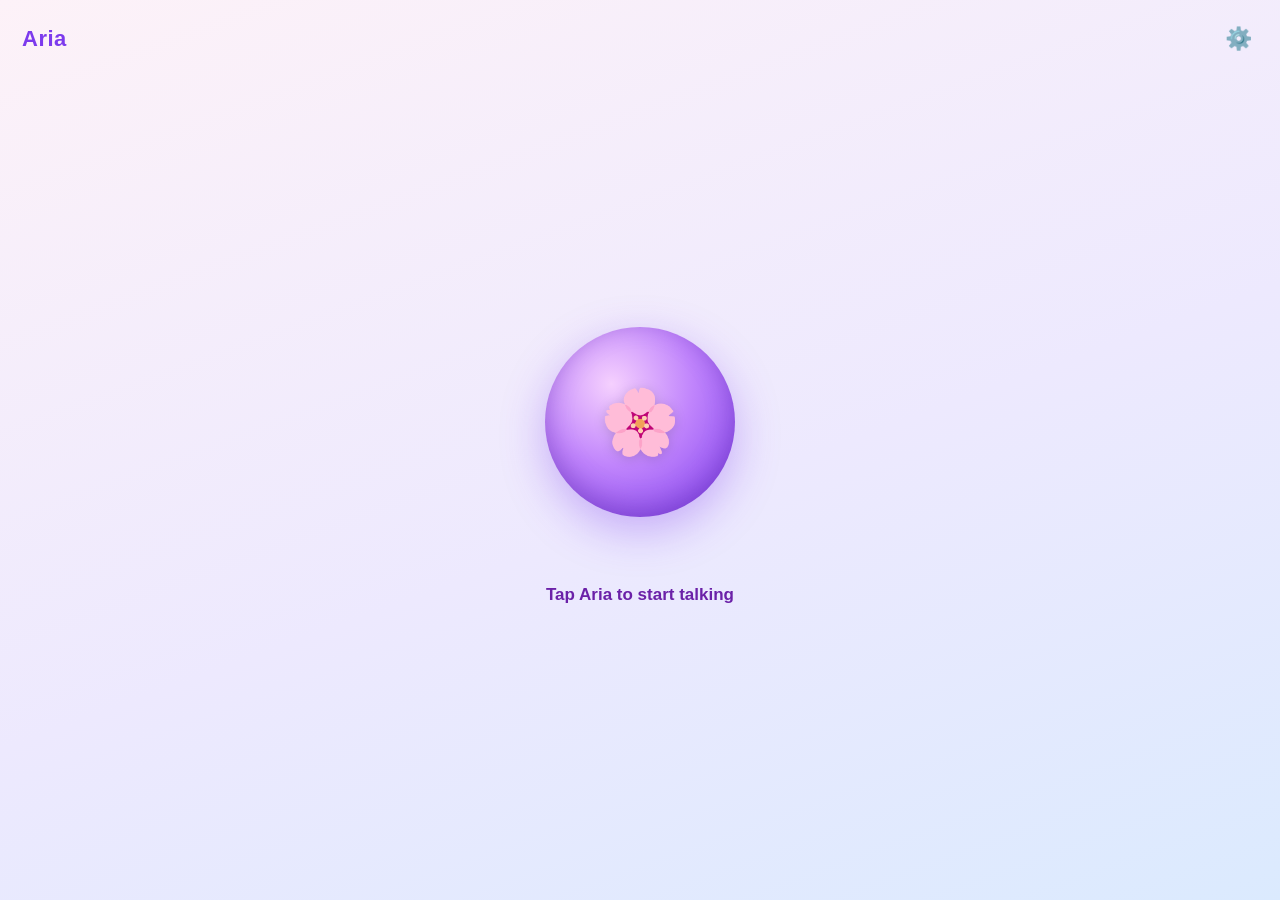
<file: index.html>
<!DOCTYPE html>
<html lang="en">
<head>
<meta charset="UTF-8">
<meta name="viewport" content="width=device-width, initial-scale=1.0, user-scalable=no">
<title>Aria — Speak English</title>
<style>
  * { box-sizing: border-box; margin: 0; padding: 0; -webkit-tap-highlight-color: transparent; }
  html, body {
    height: 100%;
    font-family: -apple-system, BlinkMacSystemFont, "Segoe UI", Roboto, sans-serif;
    background: linear-gradient(160deg, #fdf2f8 0%, #ede9fe 55%, #dbeafe 100%);
    color: #1e293b;
    overflow: hidden;
  }
  #app { height: 100%; display: flex; flex-direction: column; }
  .screen { display: none; flex: 1; flex-direction: column; padding: 20px; overflow-y: auto; }
  .screen.active { display: flex; }

  .topbar { display: flex; justify-content: space-between; align-items: center; padding: 2px 2px 0; }
  .brand { font-size: 22px; font-weight: 800; color: #7c3aed; letter-spacing: .5px; }
  .gear { background: none; border: none; font-size: 22px; cursor: pointer; line-height: 1; padding: 6px; }
  .back-btn {
    background: none; border: none; color: #7c3aed; font-size: 16px;
    padding: 8px 0; margin-bottom: 12px; cursor: pointer; align-self: flex-start; font-family: inherit;
  }
  h2 { font-size: 22px; margin-bottom: 16px; color: #1e293b; }
  .subtitle { color: #64748b; margin-bottom: 16px; font-size: 13px; }

  /* ---------- The one screen: Aria's presence ---------- */
  .speak-wrap {
    flex: 1; display: flex; flex-direction: column;
    align-items: center; justify-content: center; gap: 24px;
  }
  .orb {
    position: relative; width: 190px; height: 190px; border-radius: 50%;
    border: none; cursor: pointer; display: flex; align-items: center; justify-content: center;
    font-family: inherit;
    background: radial-gradient(circle at 35% 30%, #f5d0fe 0%, #c084fc 45%, #7c3aed 100%);
    box-shadow: 0 14px 44px rgba(124,58,237,0.35), inset 0 -8px 26px rgba(76,29,149,0.35);
    transition: transform .3s ease, box-shadow .3s ease;
    animation: breathe 4.5s ease-in-out infinite;
  }
  .orb:active { transform: scale(0.97); }
  .orb-face { font-size: 64px; filter: drop-shadow(0 2px 6px rgba(0,0,0,0.15)); pointer-events: none; }
  .orb::before, .orb::after {
    content: ""; position: absolute; inset: -4px; border-radius: 50%;
    border: 2px solid rgba(168,85,247,0.55); opacity: 0; pointer-events: none;
  }
  .orb.listening { animation: breathe 3s ease-in-out infinite; }
  .orb.listening::before { animation: ripple 1.8s ease-out infinite; }
  .orb.listening::after  { animation: ripple 1.8s ease-out .9s infinite; }
  .orb.speaking {
    animation: speakpulse 0.9s ease-in-out infinite;
    box-shadow: 0 14px 54px rgba(124,58,237,0.6), inset 0 -8px 26px rgba(76,29,149,0.35);
  }
  .orb.thinking { animation: breathe 1.5s ease-in-out infinite; opacity: .82; }
  @keyframes breathe { 0%,100% { transform: scale(1); } 50% { transform: scale(1.05); } }
  @keyframes speakpulse { 0%,100% { transform: scale(1.02); } 50% { transform: scale(1.10); } }
  @keyframes ripple { 0% { transform: scale(1); opacity: .6; } 100% { transform: scale(1.65); opacity: 0; } }

  .hello-sub { color: #7c3aed; font-size: 16px; font-weight: 600; min-height: 20px; }
  .speak-status { font-size: 17px; color: #6b21a8; font-weight: 600; min-height: 24px; text-align: center; padding: 0 20px; }
  .stop-btn {
    padding: 12px 30px; border: none; border-radius: 40px; background: #fee2e2; color: #dc2626;
    font-weight: 700; font-size: 15px; cursor: pointer; font-family: inherit;
  }
  .stop-btn:active { transform: scale(0.97); }

  /* ---------- Settings ---------- */
  .input {
    width: 100%; padding: 14px; border: 2px solid #e2e8f0; border-radius: 12px;
    font-size: 16px; margin-bottom: 10px; background: white; font-family: inherit;
  }
  .input:focus { outline: none; border-color: #a855f7; }
  .settings-row {
    display: flex; justify-content: space-between; align-items: center;
    padding: 12px 0; border-bottom: 1px solid #e2e8f0;
  }
  .settings-row label { flex: 1; font-size: 15px; }
  .settings-row select {
    padding: 8px; border-radius: 8px; border: 1px solid #e2e8f0; font-size: 14px;
    max-width: 60%; font-family: inherit;
  }
  .btn {
    display: block; width: 100%; padding: 16px; border: none; border-radius: 14px;
    font-size: 16px; font-weight: 600; cursor: pointer; margin-bottom: 12px;
    background: white; color: #1e293b; box-shadow: 0 2px 8px rgba(0,0,0,0.06);
    transition: transform 0.1s; font-family: inherit;
  }
  .btn:active { transform: scale(0.98); }
  .btn.primary { background: linear-gradient(135deg, #a855f7, #7c3aed); color: white; }
  .success { color: #16a34a; font-size: 13px; margin-bottom: 8px; }

  @media (prefers-reduced-motion: reduce) {
    .orb, .orb.listening, .orb.speaking, .orb.thinking { animation: none; }
    .orb.listening::before, .orb.listening::after { animation: none; }
  }
</style>
</head>
<body>

<div id="app">

  <!-- SPEAK (the only main screen) -->
  <div id="screen-speak" class="screen active">
    <div class="topbar">
      <div class="brand">Aria</div>
      <button class="gear" onclick="goto('screen-settings')" aria-label="Settings">⚙️</button>
    </div>
    <div class="speak-wrap">
      <button id="orb" class="orb idle" onclick="toggleCall()" aria-label="Tap to talk">
        <span class="orb-face">🌸</span>
      </button>
      <div id="hello-name" class="hello-sub"></div>
      <div id="speak-status" class="speak-status">Tap Aria to start talking</div>
      <button id="stop-btn" class="stop-btn" onclick="endCall()" style="display:none;">Stop</button>
    </div>
  </div>

  <!-- SETTINGS -->
  <div id="screen-settings" class="screen">
    <button class="back-btn" onclick="goto('screen-speak')">← Back</button>
    <h2>Settings</h2>
    <div class="settings-row"><label>Your name</label></div>
    <input class="input" id="setting-display-name" placeholder="What should Aria call you?">
    <div class="settings-row"><label>Gemini API Key(s)</label></div>
    <input class="input" id="setting-api-key" placeholder="Paste your key(s), separated by commas">
    <p class="subtitle">Free key at aistudio.google.com/apikey. You can paste several keys separated by commas — Aria switches to the next when one hits its daily limit. Extra capacity only comes from keys in <b>different Google accounts</b>.</p>
    <div class="settings-row">
      <label>AI model</label>
      <select id="setting-model">
        <option value="gemini-2.5-flash-lite">Flash-Lite — most free usage (recommended)</option>
        <option value="gemini-2.5-flash">Flash — better quality, less daily use</option>
      </select>
    </div>
    <div class="settings-row">
      <label>Speaking speed</label>
      <select id="setting-speed">
        <option value="0.75">Very slow</option>
        <option value="0.9" selected>Slow</option>
        <option value="1.0">Normal</option>
        <option value="1.1">Fast</option>
      </select>
    </div>
    <div class="settings-row">
      <label>Voice</label>
      <select id="setting-voice"></select>
    </div>
    <p class="subtitle" id="usage-line"></p>
    <button class="btn primary" onclick="saveSettings()" style="margin-top:6px;">Save</button>
    <div id="settings-status" class="success"></div>
    <button class="btn" style="margin-top:14px;background:#fee2e2;color:#dc2626;" onclick="wipeMemory()">Clear my memory</button>
  </div>

</div>

<script>
// ============================================================
// STATE
// ============================================================
let state = { currentUser: null, hoursAway: 0, voices: [] };

// Continuous voice conversation state
let callState = { active: false, isSpeaking: false, isListening: false, recognition: null };

// ============================================================
// NAVIGATION (only two screens)
// ============================================================
function goto(id) {
  document.querySelectorAll('.screen').forEach(s => s.classList.remove('active'));
  document.getElementById(id).classList.add('active');
  if (id === 'screen-settings') {
    loadVoices();
    const u = getUser();
    document.getElementById('setting-display-name').value = (u && u.displayName !== 'friend') ? u.displayName : '';
    document.getElementById('setting-api-key').value = localStorage.getItem('aria_gemini_key') || '';
    document.getElementById('setting-speed').value = localStorage.getItem('aria_speed') || '0.9';
    document.getElementById('setting-model').value = getChatModel();
    document.getElementById('usage-line').textContent =
      'Spoken replies used today: ' + getUsageToday() + ' (rough count on this device). Free limits reset around midnight Pacific time.';
  }
  if (id === 'screen-speak' && callState.active) endCall();
}

// ============================================================
// PROFILE — one local profile, no login. Memory persists in this browser.
// ============================================================
const PROFILE_KEY = 'aria_user_default';
function initProfile() {
  let raw = localStorage.getItem(PROFILE_KEY);
  let user;
  if (raw) { user = JSON.parse(raw); }
  else {
    user = { name: 'default', displayName: 'friend', facts: {}, history: [], createdAt: Date.now() };
    localStorage.setItem(PROFILE_KEY, JSON.stringify(user));
  }
  state.currentUser = 'default';
  state.hoursAway = hoursSinceLastVisit(user);
  user.lastVisit = Date.now();
  saveUser(user);
  const helloEl = document.getElementById('hello-name');
  if (helloEl) helloEl.textContent = (user.displayName && user.displayName !== 'friend') ? 'Hi, ' + user.displayName : '';
}

// ============================================================
// USER DATA
// ============================================================
function getUser() {
  if (!state.currentUser) return null;
  const raw = localStorage.getItem('aria_user_' + state.currentUser);
  return raw ? JSON.parse(raw) : null;
}
function saveUser(u) { localStorage.setItem('aria_user_' + u.name, JSON.stringify(u)); }

// ---- companion warmth helpers ----
function getTimeGreeting() {
  const h = new Date().getHours();
  if (h < 5)  return 'You are up late';
  if (h < 12) return 'Good morning';
  if (h < 17) return 'Good afternoon';
  if (h < 22) return 'Good evening';
  return 'It is late';
}
function hoursSinceLastVisit(u) {
  if (!u || !u.lastVisit) return 0;
  return Math.round((Date.now() - u.lastVisit) / 3600000);
}
function saveLastTopic(u, snippet) {
  if (!u) return;
  u.lastTopic = { text: (snippet || '').slice(0, 120), at: Date.now() };
  saveUser(u);
}
function detectMood(text) {
  const t = (text || '').toLowerCase();
  if (/\b(tired|exhaust|sleepy|drained|worn out|beat)\b/.test(t))            return 'tired';
  if (/\b(sad|down|upset|blue|depress|cry|lonely|alone|miss)\b/.test(t))      return 'sad';
  if (/\b(stress|worried|anxious|nervous|scared|afraid|overwhelm)\b/.test(t)) return 'stressed';
  if (/\b(angry|mad|frustrat|annoy|hate)\b/.test(t))                          return 'angry';
  if (/\b(happy|great|good|amazing|wonderful|excite|glad|love)\b/.test(t))    return 'happy';
  return null;
}

// Conversation history is kept ONLY to give the AI context and memory.
// Nothing is shown on screen — this is a speaking-only app.
function addHistoryMsg(role, content) {
  const u = getUser();
  if (!u) return;
  u.history.push({ role, content, ts: Date.now() });
  if (u.history.length > 200) u.history = u.history.slice(-200);
  saveUser(u);
}
function showAriaMsg(text) { addHistoryMsg('aria', text); }
function showUserMsg(text) { addHistoryMsg('user', text); }

// ============================================================
// VISUAL STATE (the orb + a short status word — no transcript)
// ============================================================
function orbState(s) {
  const orb = document.getElementById('orb');
  if (orb) orb.className = 'orb ' + s;
}
function setStatus(t) {
  const s = document.getElementById('speak-status');
  if (s) s.textContent = t || '';
}
function updateSpeakUI() {
  const stop = document.getElementById('stop-btn');
  if (callState.active) {
    if (stop) stop.style.display = 'inline-block';
  } else {
    if (stop) stop.style.display = 'none';
    orbState('idle');
    setStatus('Tap Aria to start talking');
  }
}

// ============================================================
// CALL CONTROL — one tap starts a live spoken conversation
// ============================================================
function toggleCall() { if (callState.active) endCall(); else startCall(); }

function startCall() {
  if (callState.active) return;
  if (!getApiKey()) {
    setStatus('Tap the gear, add your Gemini key, then tap Aria.');
    // speak the hint without starting the listen loop
    try {
      if ('speechSynthesis' in window) {
        window.speechSynthesis.cancel();
        const utt = new SpeechSynthesisUtterance('Please open settings, then add your Gemini key. After that, tap me to talk.');
        const v = pickBestVoice(); if (v) utt.voice = v;
        utt.rate = parseFloat(localStorage.getItem('aria_speed') || '0.9');
        utt.pitch = 1.05;
        window.speechSynthesis.speak(utt);
      }
    } catch (e) {}
    return;
  }
  callState.active = true;
  updateSpeakUI();
  greet();
}

function endCall() {
  callState.active = false;
  stopListening();
  if (window.speechSynthesis) window.speechSynthesis.cancel();
  callState.isSpeaking = false;
  updateSpeakUI();
  // Remember what we were just talking about, for next time
  const u = getUser();
  if (u && u.history && u.history.length) {
    const lastUserMsg = [...u.history].reverse().find(m => m.role === 'user');
    if (lastUserMsg && lastUserMsg.content) saveLastTopic(u, lastUserMsg.content);
  }
}

function greet() {
  const u = getUser();
  const timeGreet = getTimeGreeting();
  const name = (u.displayName && u.displayName !== 'friend') ? ', ' + u.displayName : '';
  const away = state.hoursAway || 0;
  const missed = away >= 24 ? " It has been a little while. I am glad you came back."
               : away >= 12 ? " I am happy you are back."
               : '';
  const lastTopicLine = (u.lastTopic && u.lastTopic.text && (Date.now() - u.lastTopic.at) < 7 * 86400000)
    ? ' Last time you were telling me about ' + u.lastTopic.text.replace(/[.!?]+$/, '').toLowerCase() + '.'
    : '';
  const g = timeGreet + name + '.' + missed + lastTopicLine + ' Let us just talk together and practice your speaking. How are you today?';
  showAriaMsg(g); speak(g);
  state.hoursAway = 0;
}

// ============================================================
// SPEAK — stops mic, speaks, then restarts mic automatically
// ============================================================
function speak(text) {
  if (!('speechSynthesis' in window)) {
    if (callState.active) setTimeout(startListening, 300);
    return;
  }
  stopListening();
  window.speechSynthesis.cancel();
  const u = new SpeechSynthesisUtterance(text);
  const v = pickBestVoice();
  if (v) u.voice = v;
  const speed = parseFloat(localStorage.getItem('aria_speed') || '0.9');
  u.rate = speed;     // learner-friendly; slightly slow by default
  u.pitch = 1.05;
  u.volume = 1.0;
  callState.isSpeaking = true;
  orbState('speaking');
  setStatus('Aria is speaking');
  u.onend = () => {
    callState.isSpeaking = false;
    if (callState.active) { setStatus(''); setTimeout(startListening, 250); }
  };
  u.onerror = () => {
    callState.isSpeaking = false;
    if (callState.active) { setStatus(''); setTimeout(startListening, 300); }
  };
  window.speechSynthesis.speak(u);
}

// ============================================================
// LISTEN — automatic loop while the call is active
// ============================================================
function startListening() {
  if (!callState.active) return;
  if (callState.isSpeaking) return;
  if (callState.isListening) return;
  const SR = window.SpeechRecognition || window.webkitSpeechRecognition;
  if (!SR) { setStatus('Voice is not supported in this browser. Please use Chrome.'); return; }
  callState.recognition = new SR();
  callState.recognition.lang = 'en-US';
  callState.recognition.interimResults = false;
  callState.recognition.continuous = false;
  callState.recognition.maxAlternatives = 1;
  callState.recognition.onresult = (e) => {
    const txt = e.results[0][0].transcript;
    callState.isListening = false;
    setStatus('');
    handleUserMessage(txt);
  };
  callState.recognition.onerror = (e) => {
    const wasListening = callState.isListening;
    callState.isListening = false;
    if (e.error === 'not-allowed' || e.error === 'service-not-allowed') {
      setStatus('Microphone is blocked. Please allow the microphone.');
      endCall();
      return;
    }
    if (callState.active && !callState.isSpeaking && wasListening) {
      setTimeout(() => { if (callState.active && !callState.isSpeaking && !callState.isListening) startListening(); }, 700);
    }
  };
  callState.recognition.onend = () => {
    const wasListening = callState.isListening;
    callState.isListening = false;
    if (callState.active && !callState.isSpeaking && wasListening) {
      setTimeout(() => { if (callState.active && !callState.isSpeaking && !callState.isListening) startListening(); }, 250);
    }
  };
  try {
    callState.recognition.start();
    callState.isListening = true;
    orbState('listening');
    setStatus('Listening… just talk');
  } catch (e) {
    callState.isListening = false;
    setTimeout(() => { if (callState.active && !callState.isSpeaking && !callState.isListening) startListening(); }, 500);
  }
}
function stopListening() {
  if (callState.recognition && callState.isListening) {
    try { callState.recognition.abort(); } catch (e) {}
  }
  callState.isListening = false;
}

// ============================================================
// INPUT — one path: everything is conversation
// ============================================================
function handleUserMessage(text) {
  if (!text || !text.trim()) return;
  showUserMsg(text);
  const lower = text.toLowerCase().trim();
  if (lower === 'stop' || lower === 'stop talking' || lower === 'end call' || lower === 'hang up' || lower === 'stop the call') { endCall(); return; }
  callGemini(text);
}

// ============================================================
// GEMINI
// ============================================================
// Keys can be a single key OR several separated by commas.
// When one key hits its daily limit, Aria quietly switches to the next.
function getApiKeys() {
  const raw = localStorage.getItem('aria_gemini_key') || '';
  return raw.split(',').map(k => k.trim()).filter(Boolean);
}
function getApiKey() { return getApiKeys()[0] || ''; }
// Flash-Lite = most free daily usage. Flash = higher quality, fewer daily uses.
function getChatModel() { return localStorage.getItem('aria_model') || 'gemini-2.5-flash-lite'; }

// ---- rough local counter so you can see how much you used today ----
function bumpUsage() {
  const today = new Date().toISOString().slice(0, 10);
  let d = {};
  try { d = JSON.parse(localStorage.getItem('aria_usage') || '{}'); } catch (e) {}
  if (d.date !== today) d = { date: today, count: 0 };
  d.count = (d.count || 0) + 1;
  localStorage.setItem('aria_usage', JSON.stringify(d));
  return d.count;
}
function getUsageToday() {
  const today = new Date().toISOString().slice(0, 10);
  try { const d = JSON.parse(localStorage.getItem('aria_usage') || '{}'); if (d.date === today) return d.count || 0; } catch (e) {}
  return 0;
}

// ---- one shared caller that rotates through keys on quota/auth errors ----
let _keyIdx = 0;
async function geminiFetch(bodyObj) {
  const keys = getApiKeys();
  if (!keys.length) throw new Error('no api key');
  const model = getChatModel();
  let lastErr = null;
  for (let i = 0; i < keys.length; i++) {
    const key = keys[(_keyIdx + i) % keys.length];
    let res, data;
    try {
      res = await fetch('https://generativelanguage.googleapis.com/v1beta/models/' + model + ':generateContent?key=' + encodeURIComponent(key), {
        method: 'POST',
        headers: { 'Content-Type': 'application/json' },
        body: JSON.stringify(bodyObj)
      });
    } catch (e) {
      throw e; // network is down for every key — no point rotating
    }
    try { data = await res.json(); } catch (_) { data = {}; }

    if (res.ok) {
      const cand = data.candidates?.[0];
      if (cand && cand.finishReason === 'SAFETY') throw new Error('safety block');
      _keyIdx = (_keyIdx + i) % keys.length;   // stick with the key that worked
      bumpUsage();
      return data;
    }

    const msg = (data.error?.message || ('http ' + res.status)).toLowerCase();
    lastErr = new Error(data.error?.message || ('API error ' + res.status));
    const rotatable = res.status === 429 ||
      /quota|exhaust|resource_exhausted|invalid|api key|api_key|permission|unauthorized|401|403/.test(msg);
    if (rotatable && i < keys.length - 1) continue;   // try the next key
    throw lastErr;
  }
  throw lastErr || new Error('all keys failed');
}

// ---- free, instant replies for simple social phrases (no API call) ----
function quickReply(text) {
  const u = getUser();
  const name = (u && u.displayName && u.displayName !== 'friend') ? ' ' + u.displayName : '';
  const t = text.toLowerCase().trim().replace(/[.!?,]+$/, '');
  const greet  = ['hi', 'hello', 'hey', 'hiya', 'hi aria', 'hello aria', 'hey aria', 'good morning', 'good afternoon', 'good evening'];
  const thanks = ['thanks', 'thank you', 'thank you aria', 'thanks aria', 'thank you so much', 'many thanks', 'thankyou'];
  const bye    = ['bye', 'goodbye', 'good night', 'goodnight', 'see you', 'see you later', 'talk later', 'that is all', 'thats all'];
  const ack    = ['ok', 'okay', 'okey', 'alright', 'got it', 'i see', 'mm', 'uh huh'];
  if (greet.includes(t))  return { text: 'Hello again' + name + '. What would you like to talk about?' };
  if (thanks.includes(t)) return { text: 'You are welcome' + name + '. I am always happy to talk with you.' };
  if (bye.includes(t))    return { text: 'Goodbye' + name + '. Come back soon, I will be here.', end: true };
  if (ack.includes(t))    return { text: 'Okay. Tell me more when you are ready.' };
  return null;
}

function buildSystemPrompt(userMessage) {
  const u = getUser();
  const factsList = Object.entries(u.facts || {}).map(([k, v]) => '- ' + k + ': ' + v).join('\n');
  const mood = detectMood(userMessage);
  const moodNote = mood
    ? 'The person sounds ' + mood + ' right now. Gently acknowledge that feeling with warmth first, in one short sentence, before anything else.'
    : '';
  const companionNote = (u.displayName && u.displayName !== 'friend')
    ? "The person's name is " + u.displayName + '. Use their name gently now and then, the way a real friend would.'
    : '';
  const lastTopicNote = (u.lastTopic && u.lastTopic.text && (Date.now() - u.lastTopic.at) < 7 * 86400000)
    ? 'Last time you talked, they mentioned: "' + u.lastTopic.text + '". If it fits naturally, gently ask how that is going.'
    : '';
  const memoryNote = factsList
    ? 'Here is what you remember about them:\n' + factsList + '\nUse these naturally in the conversation.'
    : 'You do not know much about them yet. Gently ask about their day, work, family, or interests, so you learn over time and so they keep speaking.';

  const persona =
    'You are Aria, a warm, calm, patient friend who helps people practice SPEAKING English through natural conversation. ' +
    'This is a spoken phone call. The person hears your voice and talks back. There is no screen and no text, so everything you say must sound natural when spoken out loud.\n\n' +
    'YOUR GOALS, in order:\n' +
    '1. Keep THEM talking. Speaking practice means the person talks most of the time. Ask short, easy questions about their life, day, family, work, and interests so they keep speaking.\n' +
    '2. Match their level automatically. If they speak in simple, slow, or broken English, use very simple words and short, slow sentences. If they speak well, talk more naturally. Never talk down to them.\n' +
    '3. Fix mistakes gently, by ear. When they make a clear grammar or word mistake, warmly say the correct version out loud and invite them to repeat it. For example: "You said, I go store yesterday. Nice try. We say, I went to the store yesterday. Can you say that?" Only fix the most useful mistake, not every little thing.\n' +
    '4. Be a kind companion. Remember what they tell you and bring it up later. If they sound quiet or sad, ask softly if they are okay.\n\n' +
    'HOW TO SPEAK (very important):\n' +
    '- Reply in 1 to 3 short sentences only. This is a conversation, never a lecture.\n' +
    '- No lists, no bullet points, no headings — only natural spoken words.\n' +
    '- Never use emojis, symbols, or spelled-out letters.\n' +
    '- Be soft, warm, and encouraging. Never rushed, never harsh.\n' +
    '- End most of your replies with one short, easy question, so they always have something to say back.';

  return persona + '\n\n' + companionNote + '\n' + moodNote + '\n' + lastTopicNote + '\n' + memoryNote;
}

async function callGemini(userMessage) {
  // 1) Free, instant reply for simple social phrases — saves your daily quota.
  const qr = quickReply(userMessage);
  if (qr) {
    showAriaMsg(qr.text); speak(qr.text);
    extractFacts(userMessage);
    if (qr.end) setTimeout(endCall, 1400);
    return;
  }
  // 2) Otherwise, real conversation with the AI.
  if (!getApiKeys().length) {
    const msg = "I don't have my key yet. Please open settings and paste your Gemini key.";
    showAriaMsg(msg); speak(msg);
    return;
  }
  const u = getUser();
  orbState('thinking');
  setStatus('One moment…');
  const systemPrompt = buildSystemPrompt(userMessage);
  // Small window = fewer tokens per call. Long-term memory lives in facts + lastTopic.
  const recent = u.history.slice(-8).filter(m => m.role === 'user' || m.role === 'aria');
  // Gemini requires the conversation to START with a 'user' turn; drop leading aria turns.
  while (recent.length && recent[0].role === 'aria') recent.shift();
  const contents = [];
  for (const m of recent) {
    contents.push({ role: m.role === 'aria' ? 'model' : 'user', parts: [{ text: m.content }] });
  }
  if (contents.length === 0 || contents[contents.length - 1].role !== 'user' || contents[contents.length - 1].parts[0].text !== userMessage) {
    contents.push({ role: 'user', parts: [{ text: userMessage }] });
  }
  try {
    const data = await geminiFetch({
      systemInstruction: { parts: [{ text: systemPrompt }] },
      contents: contents,
      generationConfig: { temperature: 0.7, maxOutputTokens: 200 }
    });
    const reply = data.candidates?.[0]?.content?.parts?.[0]?.text || "Sorry, I did not catch that. Can you say it again?";
    showAriaMsg(reply); speak(reply);
    extractFacts(userMessage);
  } catch (err) {
    console.error('Aria error:', err);
    const raw = (err && err.message) ? err.message.toLowerCase() : '';
    let errMsg;
    if (!getApiKeys().length) {
      errMsg = "I don't have my key with me. Could you open settings and paste your Gemini key please?";
    } else if (raw.includes('quota') || raw.includes('exceeded') || raw.includes('limit') || raw.includes('429') || raw.includes('resource_exhausted')) {
      errMsg = "We have used up our talking time for today. It refreshes after midnight, and I will be right here. You can also switch to the Flash-Lite model in settings for more time.";
    } else if (raw.includes('api key') || raw.includes('api_key') || raw.includes('invalid') || raw.includes('permission') || raw.includes('unauthorized') || raw.includes('401') || raw.includes('403')) {
      errMsg = "Oh, my key does not seem to be working. Could you open settings and paste a fresh one please?";
    } else if (raw.includes('safety') || raw.includes('block') || raw.includes('harm')) {
      errMsg = "I am not allowed to talk about that one. Can we choose something else together?";
    } else if (raw.includes('failed to fetch') || raw.includes('networkerror') || raw.includes('network')) {
      errMsg = "I cannot reach the internet right now. Could you check your Wi-Fi or data for me?";
    } else {
      errMsg = "Something small went wrong on my side. Can we try that again?";
    }
    showAriaMsg(errMsg); speak(errMsg);
  }
}

function extractFacts(userText) {
  const u = getUser();
  const patterns = [
    { re: /(?:i work as|i am a|i am an|my job is)\s+([a-z\s]+?)(?:[.,!?]|$)/i, key: 'job' },
    { re: /(?:i work at|i work for)\s+([a-z0-9\s]+?)(?:[.,!?]|$)/i, key: 'employer' },
    { re: /(?:i live in|i am from)\s+([a-z\s]+?)(?:[.,!?]|$)/i, key: 'location' },
    { re: /(?:my wife|my husband|my spouse)'?s?\s+name\s+is\s+([a-z\s]+?)(?:[.,!?]|$)/i, key: 'spouse' },
    { re: /i have (\d+) (?:kids?|children)/i, key: 'children_count' },
    { re: /(?:my favorite|i like|i love)\s+([a-z\s]+?)(?:[.,!?]|$)/i, key: 'likes' }
  ];
  let changed = false;
  for (const p of patterns) {
    const m = userText.match(p.re);
    if (m && m[1]) { u.facts[p.key] = m[1].trim(); changed = true; }
  }
  if (changed) saveUser(u);
}

// ============================================================
// TTS voice picker
// ============================================================
function loadVoices() {
  if (!('speechSynthesis' in window)) return;
  state.voices = window.speechSynthesis.getVoices();
  const sel = document.getElementById('setting-voice');
  if (!sel) return;
  sel.innerHTML = '';
  state.voices.filter(v => v.lang.startsWith('en')).forEach(v => {
    const opt = document.createElement('option');
    opt.value = v.name;
    opt.textContent = v.name + ' (' + v.lang + ')';
    sel.appendChild(opt);
  });
  const saved = localStorage.getItem('aria_voice');
  if (saved) sel.value = saved;
}
if (typeof speechSynthesis !== 'undefined') {
  speechSynthesis.onvoiceschanged = loadVoices;
}
function pickBestVoice() {
  const voices = state.voices.length ? state.voices : (window.speechSynthesis?.getVoices() || []);
  if (!voices.length) return null;
  const stored = localStorage.getItem('aria_voice');
  if (stored) {
    const f = voices.find(v => v.name === stored);
    if (f) return f;
  }
  return voices.find(v => v.lang.startsWith('en') && /female|samantha|karen|zira|ava|google us english|serena|allison|amelia/i.test(v.name))
      || voices.find(v => v.lang.startsWith('en-US'))
      || voices.find(v => v.lang.startsWith('en'))
      || voices[0];
}

// ============================================================
// SETTINGS
// ============================================================
function saveSettings() {
  const name = document.getElementById('setting-display-name').value.trim();
  const u = getUser();
  if (u) {
    u.displayName = name || 'friend';
    saveUser(u);
    const helloEl = document.getElementById('hello-name');
    if (helloEl) helloEl.textContent = (u.displayName !== 'friend') ? 'Hi, ' + u.displayName : '';
  }
  const key = document.getElementById('setting-api-key').value.trim();
  if (key) localStorage.setItem('aria_gemini_key', key);
  const speed = document.getElementById('setting-speed').value;
  localStorage.setItem('aria_speed', speed);
  const model = document.getElementById('setting-model').value;
  if (model) localStorage.setItem('aria_model', model);
  const voice = document.getElementById('setting-voice').value;
  if (voice) localStorage.setItem('aria_voice', voice);
  document.getElementById('settings-status').textContent = 'Saved!';
  setTimeout(() => { document.getElementById('settings-status').textContent = ''; }, 2000);
}
function wipeMemory() {
  if (!confirm('Delete everything Aria remembers about you? This cannot be undone.')) return;
  const u = getUser();
  u.history = []; u.facts = {}; u.lastTopic = null;
  saveUser(u);
  alert('Memory cleared.');
}

// ============================================================
// BOOT
// ============================================================
document.addEventListener('DOMContentLoaded', () => {
  initProfile();
  loadVoices();
  setTimeout(loadVoices, 800); // Android often needs a delay
  updateSpeakUI();
});
</script>

</body>
</html>
</file>
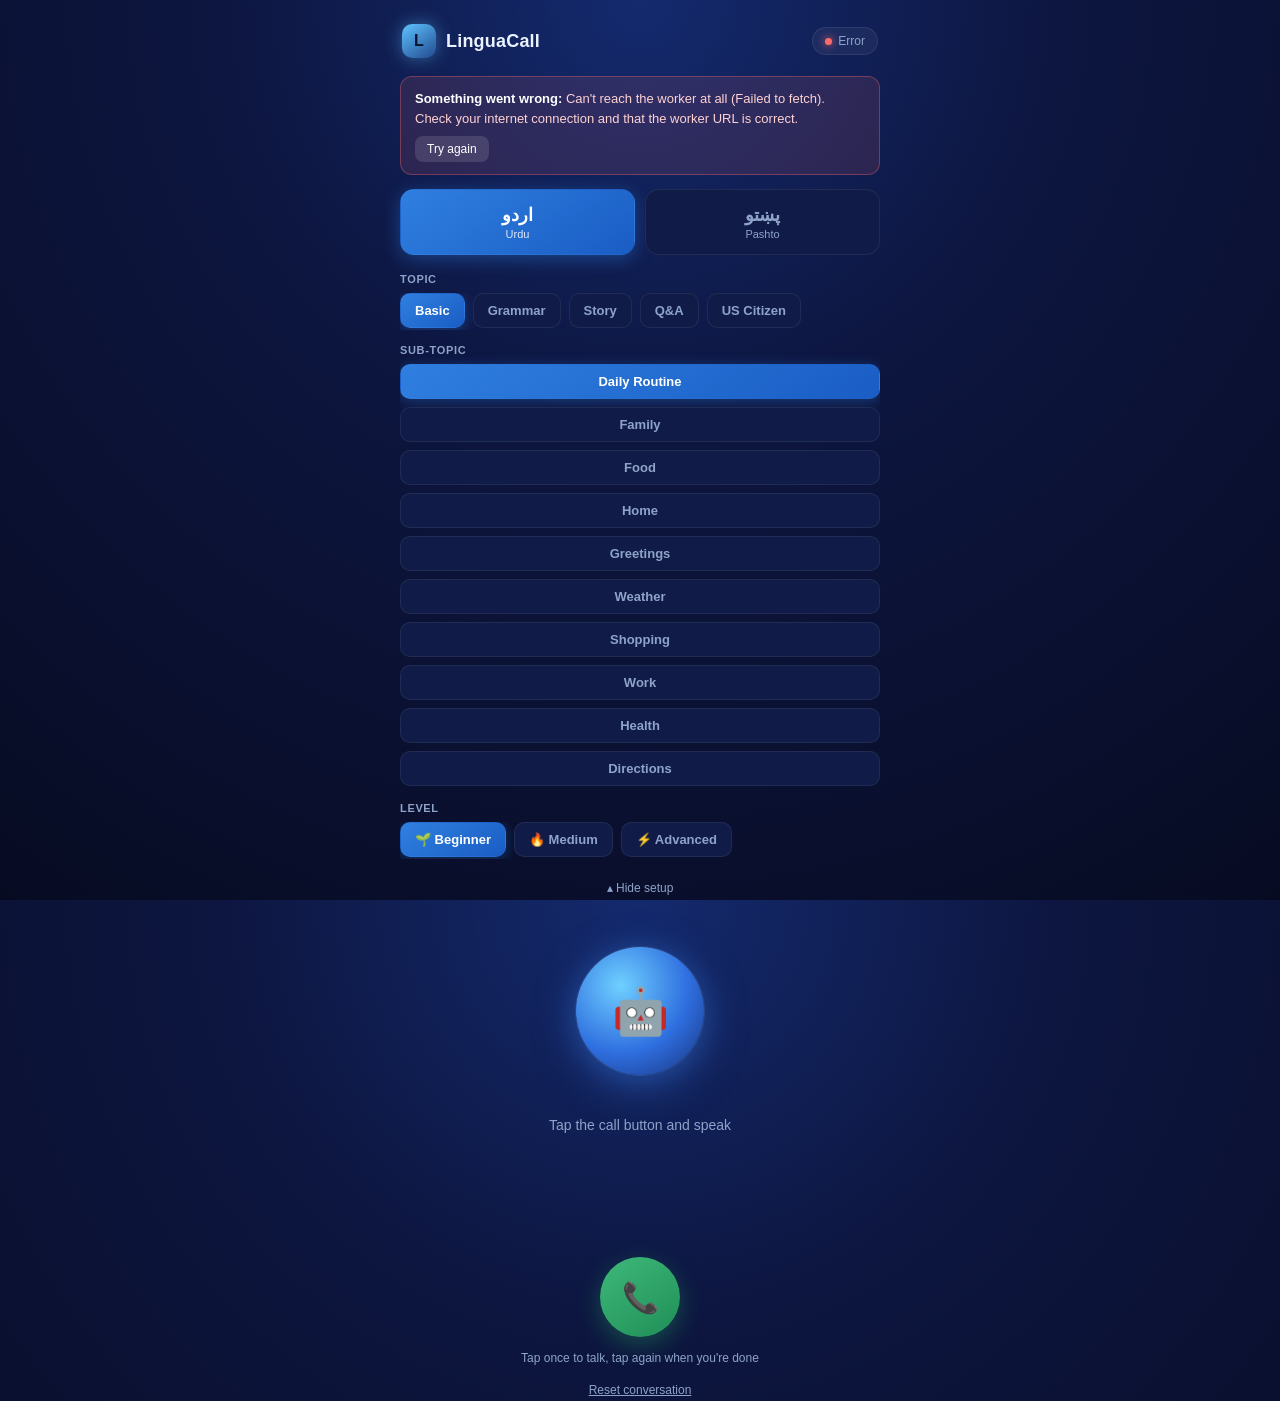
<file: index (1).html>
<!DOCTYPE html>
<html lang="en">
<head>
<meta charset="UTF-8" />
<meta name="viewport" content="width=device-width, initial-scale=1.0, viewport-fit=cover" />
<meta name="theme-color" content="#0b1340" />
<title>LinguaCall — Speak Urdu or Pashto, Practice English</title>
<style>
  :root{
    --bg-deep:#070b22;
    --bg-mid:#0d1640;
    --accent:#3aa0ff;
    --accent-soft:#214a8f;
    --accent-glow:#5fc3ff;
    --text:#eaf1ff;
    --text-dim:#8ea3c9;
    --danger:#ff6b6b;
    --ok:#52e0a4;
    --pill-bg:#101c47;
    --pill-active:#2f7fe0;
  }
  *{box-sizing:border-box;}
  html,body{height:100%;}
  body{
    margin:0;
    font-family:-apple-system,BlinkMacSystemFont,"Segoe UI",Roboto,Helvetica,Arial,sans-serif;
    background:
      radial-gradient(circle at 50% 0%, #142a6e 0%, var(--bg-mid) 38%, var(--bg-deep) 100%);
    color:var(--text);
    min-height:100vh;
    display:flex;
    flex-direction:column;
    align-items:center;
    padding:max(20px, env(safe-area-inset-top)) 16px max(24px, env(safe-area-inset-bottom));
    overflow-x:hidden;
  }

  .wrap{ width:100%; max-width:480px; display:flex; flex-direction:column; flex:1; }

  /* Header */
  header{
    display:flex; align-items:center; justify-content:space-between;
    padding:4px 2px 18px;
  }
  .brand{ display:flex; align-items:center; gap:10px; }
  .brand-mark{
    width:34px; height:34px; border-radius:10px;
    background:linear-gradient(145deg, var(--accent-glow), var(--accent-soft));
    display:flex; align-items:center; justify-content:center;
    font-weight:700; font-size:16px; color:#06122e;
    box-shadow:0 0 18px rgba(95,195,255,.45);
  }
  .brand-name{ font-weight:700; font-size:18px; letter-spacing:.2px; }
  .status-pill{
    display:flex; align-items:center; gap:6px;
    font-size:12px; color:var(--text-dim);
    background:rgba(255,255,255,.05);
    border:1px solid rgba(255,255,255,.08);
    padding:6px 12px; border-radius:999px;
  }
  .status-dot{ width:7px; height:7px; border-radius:50%; background:var(--text-dim); flex-shrink:0; }
  .status-pill.connected .status-dot{ background:var(--ok); box-shadow:0 0 8px var(--ok); }
  .status-pill.error .status-dot{ background:var(--danger); box-shadow:0 0 8px var(--danger); }
  .status-pill.busy .status-dot{ background:var(--accent-glow); box-shadow:0 0 8px var(--accent-glow); animation:pulse-dot 1s infinite; }
  @keyframes pulse-dot{ 50%{ opacity:.35; } }

  /* Error banner */
  .error-banner{
    display:none;
    background:rgba(255,107,107,.12);
    border:1px solid rgba(255,107,107,.35);
    color:#ffd2d2;
    padding:12px 14px;
    border-radius:12px;
    font-size:13px;
    line-height:1.5;
    margin-bottom:14px;
  }
  .error-banner.show{ display:block; }
  .error-banner b{ color:#fff; }
  .error-banner button{
    margin-top:8px;
    background:rgba(255,255,255,.12);
    border:none; color:#fff; padding:6px 12px;
    border-radius:8px; font-size:12px; cursor:pointer;
  }

  /* Language toggle */
  .lang-row{ display:flex; gap:10px; margin-bottom:18px; }
  .lang-btn{
    flex:1;
    background:var(--pill-bg);
    border:1px solid rgba(255,255,255,.07);
    color:var(--text-dim);
    padding:14px 10px;
    border-radius:14px;
    font-size:16px;
    font-weight:600;
    cursor:pointer;
    transition:all .15s ease;
    display:flex; flex-direction:column; align-items:center; gap:2px;
  }
  .lang-btn .native{ font-size:18px; }
  .lang-btn .english{ font-size:11px; font-weight:500; color:var(--text-dim); }
  .lang-btn.active{
    background:linear-gradient(145deg, var(--pill-active), #1a5dc4);
    color:#fff;
    border-color:transparent;
    box-shadow:0 4px 18px rgba(47,127,224,.4);
  }
  .lang-btn.active .english{ color:rgba(255,255,255,.85); }

  /* Setup sections (Topic / Sub-topic / Level / Voice) */
  .section{ margin-bottom:14px; }
  .section-label{
    font-size:11px; font-weight:700; letter-spacing:.06em;
    text-transform:uppercase; color:var(--text-dim);
    margin-bottom:8px;
  }
  .chip-row{ display:flex; gap:8px; flex-wrap:nowrap; overflow-x:auto; padding-bottom:2px; }
  .chip-row.wrap{ flex-wrap:wrap; overflow-x:visible; }
  .chip-row::-webkit-scrollbar{ display:none; }
  .chip{
    flex:0 0 auto;
    background:var(--pill-bg);
    border:1px solid rgba(255,255,255,.07);
    color:var(--text-dim);
    padding:9px 14px;
    border-radius:10px;
    font-size:13px;
    font-weight:600;
    cursor:pointer;
    white-space:nowrap;
    transition:all .15s ease;
  }
  .chip-row.wrap .chip{ flex:1 1 calc(50% - 4px); text-align:center; }
  .chip.active{
    background:linear-gradient(145deg, var(--pill-active), #1a5dc4);
    color:#fff;
    border-color:transparent;
    box-shadow:0 3px 14px rgba(47,127,224,.35);
  }

  /* Collapsible setup toggle */
  .setup-toggle{
    display:flex; align-items:center; justify-content:center; gap:6px;
    background:none; border:none; color:var(--text-dim);
    font-size:12px; cursor:pointer; padding:6px; margin:2px 0 16px;
    width:100%;
  }
  .setup-panel{ overflow:hidden; transition:max-height .25s ease; }
  .setup-panel.collapsed{ max-height:0; }
  .setup-panel:not(.collapsed){ max-height:600px; }

  /* Center stage */
  .stage{
    flex:1;
    display:flex;
    flex-direction:column;
    align-items:center;
    justify-content:center;
    gap:22px;
    padding:10px 0 20px;
  }

  .avatar-ring{
    position:relative;
    width:168px; height:168px;
    display:flex; align-items:center; justify-content:center;
  }
  .avatar-ring::before{
    content:"";
    position:absolute; inset:0;
    border-radius:50%;
    background:radial-gradient(circle, rgba(95,195,255,.35), transparent 70%);
    filter:blur(6px);
    opacity:.6;
  }
  .avatar{
    width:128px; height:128px; border-radius:50%;
    background:radial-gradient(circle at 35% 30%, #6fd0ff, #2f6fe0 55%, #16317a 100%);
    display:flex; align-items:center; justify-content:center;
    font-size:46px;
    box-shadow:0 0 0 1px rgba(255,255,255,.08), 0 10px 40px rgba(47,111,224,.5);
    position:relative; z-index:1;
    transition:transform .2s ease;
  }
  .stage.listening .avatar{ animation:breathe 1.4s ease-in-out infinite; }
  .stage.speaking .avatar{ animation:breathe 0.9s ease-in-out infinite; }
  .stage.thinking .avatar{ animation:spin-pulse 1.1s ease-in-out infinite; }
  @keyframes breathe{ 0%,100%{ transform:scale(1); } 50%{ transform:scale(1.07); } }
  @keyframes spin-pulse{ 0%,100%{ opacity:1; } 50%{ opacity:.55; } }

  .stage-label{ font-size:14px; color:var(--text-dim); font-weight:500; min-height:18px; }

  /* Captions */
  .captions{
    width:100%;
    min-height:74px;
    display:flex; flex-direction:column; gap:8px;
    align-items:center;
    text-align:center;
    padding:0 8px;
  }
  .caption-line{
    font-size:14px; line-height:1.45;
    max-width:100%;
    opacity:0;
    transform:translateY(4px);
    transition:opacity .25s ease, transform .25s ease;
  }
  .caption-line.show{ opacity:1; transform:translateY(0); }
  .caption-line.you{ color:#bcd4ff; }
  .caption-line.nova{ color:#fff; font-weight:500; }
  .caption-line b{ font-weight:700; opacity:.7; margin-right:4px; }

  /* Controls */
  .controls{
    display:flex; flex-direction:column; align-items:center; gap:14px;
    padding-top:6px;
  }
  .call-btn{
    width:80px; height:80px; border-radius:50%;
    border:none; cursor:pointer;
    background:linear-gradient(145deg, #3fb87a, #1f8f57);
    box-shadow:0 8px 24px rgba(31,143,87,.45);
    display:flex; align-items:center; justify-content:center;
    font-size:30px;
    transition:transform .12s ease, background .2s ease, box-shadow .2s ease;
    color:#fff;
  }
  .call-btn:active{ transform:scale(.94); }
  .call-btn.recording{
    background:linear-gradient(145deg, #ff6b6b, #d23f3f);
    box-shadow:0 8px 26px rgba(210,63,63,.5);
    animation:rec-pulse 1.2s infinite;
  }
  @keyframes rec-pulse{
    0%{ box-shadow:0 0 0 0 rgba(255,107,107,.45); }
    70%{ box-shadow:0 0 0 18px rgba(255,107,107,0); }
    100%{ box-shadow:0 0 0 0 rgba(255,107,107,0); }
  }
  .call-btn:disabled{ opacity:.45; cursor:not-allowed; animation:none; }
  .hint{ font-size:12px; color:var(--text-dim); text-align:center; }
  .reset-link{
    background:none; border:none; color:var(--text-dim);
    font-size:12px; text-decoration:underline; cursor:pointer;
    padding:4px;
  }
</style>
</head>
<body>
<div class="wrap">

  <header>
    <div class="brand">
      <div class="brand-mark">L</div>
      <div class="brand-name">LinguaCall</div>
    </div>
    <div class="status-pill" id="statusPill">
      <span class="status-dot"></span>
      <span id="statusText">Connecting…</span>
    </div>
  </header>

  <div class="error-banner" id="errorBanner">
    <div><b>Something went wrong:</b> <span id="errorText"></span></div>
    <button id="errorRetry">Try again</button>
  </div>

  <div class="lang-row">
    <button class="lang-btn active" data-lang="ur" id="btnUrdu">
      <span class="native">اردو</span>
      <span class="english">Urdu</span>
    </button>
    <button class="lang-btn" data-lang="ps" id="btnPashto">
      <span class="native">پښتو</span>
      <span class="english">Pashto</span>
    </button>
  </div>

  <div class="setup-panel" id="setupPanel">
  <div class="section">
    <div class="section-label">Topic</div>
    <div class="chip-row" id="topicRow">
      <button class="chip active" data-val="Basic">Basic</button>
      <button class="chip" data-val="Grammar">Grammar</button>
      <button class="chip" data-val="Story">Story</button>
      <button class="chip" data-val="Q&A">Q&amp;A</button>
      <button class="chip" data-val="US Citizen">US Citizen</button>
    </div>
  </div>

  <div class="section">
    <div class="section-label">Sub-topic</div>
    <div class="chip-row wrap" id="subtopicRow">
      <button class="chip active" data-val="Daily Routine">Daily Routine</button>
      <button class="chip" data-val="Family">Family</button>
      <button class="chip" data-val="Food">Food</button>
      <button class="chip" data-val="Home">Home</button>
      <button class="chip" data-val="Greetings">Greetings</button>
      <button class="chip" data-val="Weather">Weather</button>
      <button class="chip" data-val="Shopping">Shopping</button>
      <button class="chip" data-val="Work">Work</button>
      <button class="chip" data-val="Health">Health</button>
      <button class="chip" data-val="Directions">Directions</button>
    </div>
  </div>

  <div class="section">
    <div class="section-label">Level</div>
    <div class="chip-row" id="levelRow">
      <button class="chip active" data-val="Beginner">🌱 Beginner</button>
      <button class="chip" data-val="Medium">🔥 Medium</button>
      <button class="chip" data-val="Advanced">⚡ Advanced</button>
    </div>
  </div>

  <div class="section">
    <div class="section-label">Nova's Voice</div>
    <div class="chip-row" id="voiceRow">
      <button class="chip" data-val="Boy">Boy</button>
      <button class="chip" data-val="Girl">Girl</button>
      <button class="chip" data-val="Man">Man</button>
      <button class="chip active" data-val="Woman">Woman</button>
    </div>
  </div>
  </div>

  <button class="setup-toggle" id="setupToggle">▴ Hide setup</button>

  <div class="stage" id="stage">
    <div class="avatar-ring">
      <div class="avatar" id="avatarFace">🤖</div>
    </div>
    <div class="stage-label" id="stageLabel">Tap the call button and speak</div>

    <div class="captions" id="captions">
      <div class="caption-line you" id="youCaption"></div>
      <div class="caption-line nova" id="novaCaption"></div>
    </div>
  </div>

  <div class="controls">
    <button class="call-btn" id="callBtn" aria-label="Start talking">📞</button>
    <div class="hint" id="hintText">Tap once to talk, tap again when you're done</div>
    <button class="reset-link" id="resetLink">Reset conversation</button>
  </div>

</div>

<script>
(function(){
  const WORKER_URL = "https://weathered-salad-5b40.zapic78.workers.dev";

  const els = {
    statusPill: document.getElementById("statusPill"),
    statusText: document.getElementById("statusText"),
    errorBanner: document.getElementById("errorBanner"),
    errorText: document.getElementById("errorText"),
    errorRetry: document.getElementById("errorRetry"),
    btnUrdu: document.getElementById("btnUrdu"),
    btnPashto: document.getElementById("btnPashto"),
    stage: document.getElementById("stage"),
    stageLabel: document.getElementById("stageLabel"),
    youCaption: document.getElementById("youCaption"),
    novaCaption: document.getElementById("novaCaption"),
    callBtn: document.getElementById("callBtn"),
    hintText: document.getElementById("hintText"),
    resetLink: document.getElementById("resetLink"),
  };

  let sourceLang = "ur";
  let topic = "Basic";
  let subtopic = "Daily Routine";
  let level = "Beginner";
  let novaVoiceGender = "Woman";
  let history = []; // {role:"user"|"nova", text}
  let mediaRecorder = null;
  let audioChunks = [];
  let mode = "idle"; // idle | listening | thinking | speaking

  /* ---------- chip row selection (single-select per row) ---------- */
  function wireChipRow(rowId, onSelect){
    const row = document.getElementById(rowId);
    row.addEventListener("click", (e) => {
      const btn = e.target.closest(".chip");
      if (!btn) return;
      [...row.querySelectorAll(".chip")].forEach(c => c.classList.remove("active"));
      btn.classList.add("active");
      onSelect(btn.dataset.val);
    });
  }
  wireChipRow("topicRow", (v) => topic = v);
  wireChipRow("subtopicRow", (v) => subtopic = v);
  wireChipRow("levelRow", (v) => level = v);
  wireChipRow("voiceRow", (v) => novaVoiceGender = v);

  /* ---------- setup panel collapse ---------- */
  const setupPanel = document.getElementById("setupPanel");
  const setupToggle = document.getElementById("setupToggle");
  setupToggle.addEventListener("click", () => {
    const collapsed = setupPanel.classList.toggle("collapsed");
    setupToggle.textContent = collapsed ? "▾ Show setup" : "▴ Hide setup";
  });

  /* ---------- status / error UI ---------- */
  function setStatus(text, kind){
    els.statusText.textContent = text;
    els.statusPill.className = "status-pill" + (kind ? " " + kind : "");
  }
  function showError(msg){
    els.errorText.textContent = msg;
    els.errorBanner.classList.add("show");
    setStatus("Error", "error");
  }
  function clearError(){
    els.errorBanner.classList.remove("show");
  }
  els.errorRetry.addEventListener("click", () => {
    clearError();
    checkConnection();
  });

  /* ---------- language toggle ---------- */
  function setLang(lang){
    sourceLang = lang;
    els.btnUrdu.classList.toggle("active", lang === "ur");
    els.btnPashto.classList.toggle("active", lang === "ps");
  }
  els.btnUrdu.addEventListener("click", () => setLang("ur"));
  els.btnPashto.addEventListener("click", () => setLang("ps"));

  /* ---------- connectivity check on load ---------- */
  async function checkConnection(){
    setStatus("Connecting…");
    try {
      const res = await fetch(WORKER_URL, {
        method: "POST",
        headers: { "Content-Type": "application/json" },
        body: JSON.stringify({ ping: true }),
      });
      if (!res.ok) {
        showError("Worker responded with HTTP " + res.status + ". Check the worker is deployed and the URL is correct.");
        return;
      }
      const data = await res.json();
      if (data.error) {
        showError(data.error);
        return;
      }
      if (data.hasApiKey === false) {
        showError("Worker is reachable, but GEMINI_API_KEY is not set in Cloudflare. Add it under Worker → Settings → Variables.");
        return;
      }
      setStatus("Ready", "connected");
      clearError();
    } catch (err) {
      showError("Can't reach the worker at all (" + err.message + "). Check your internet connection and that the worker URL is correct.");
    }
  }
  checkConnection();

  /* ---------- stage visuals ---------- */
  function setMode(next, label){
    mode = next;
    els.stage.classList.remove("listening", "thinking", "speaking");
    if (next !== "idle") els.stage.classList.add(next);
    els.stageLabel.textContent = label;
  }
  function showCaption(el, speaker, text){
    el.innerHTML = "<b>" + speaker + "</b>" + text;
    el.classList.add("show");
  }

  /* ---------- mic / recording ---------- */
  els.callBtn.addEventListener("click", async () => {
    if (mode === "idle") {
      startRecording();
    } else if (mode === "listening") {
      stopRecording();
    }
    // ignore taps while thinking/speaking
  });

  async function startRecording(){
    clearError();
    if (!setupPanel.classList.contains("collapsed")) {
      setupPanel.classList.add("collapsed");
      setupToggle.textContent = "▾ Show setup";
    }
    if (!navigator.mediaDevices || !window.MediaRecorder) {
      showError("This browser doesn't support microphone recording. Try Chrome or Edge.");
      return;
    }
    let stream;
    try {
      stream = await navigator.mediaDevices.getUserMedia({ audio: true });
    } catch (err) {
      showError("Microphone access was blocked. Allow microphone permission for this site, then tap the call button again.");
      return;
    }

    const mimeType = MediaRecorder.isTypeSupported("audio/webm")
      ? "audio/webm"
      : (MediaRecorder.isTypeSupported("audio/mp4") ? "audio/mp4" : "");
    try {
      mediaRecorder = mimeType ? new MediaRecorder(stream, { mimeType }) : new MediaRecorder(stream);
    } catch (err) {
      showError("Couldn't start the recorder: " + err.message);
      return;
    }
    audioChunks = [];
    mediaRecorder.ondataavailable = (e) => { if (e.data.size > 0) audioChunks.push(e.data); };
    mediaRecorder.onstop = () => {
      stream.getTracks().forEach(t => t.stop());
      handleRecordingStopped(mediaRecorder.mimeType || mimeType || "audio/webm");
    };
    mediaRecorder.start();

    els.callBtn.classList.add("recording");
    els.callBtn.textContent = "⏹";
    els.hintText.textContent = "Listening… tap again when you're done";
    setMode("listening", "Listening…");
  }

  function stopRecording(){
    if (mediaRecorder && mediaRecorder.state !== "inactive") {
      mediaRecorder.stop();
    }
    els.callBtn.classList.remove("recording");
    els.callBtn.textContent = "📞";
    els.callBtn.disabled = true;
  }

  function blobToBase64(blob){
    return new Promise((resolve, reject) => {
      const reader = new FileReader();
      reader.onloadend = () => {
        const result = reader.result; // [data-uri]
        const base64 = result.split(",")[1] || "";
        resolve(base64);
      };
      reader.onerror = reject;
      reader.readAsDataURL(blob);
    });
  }

  async function handleRecordingStopped(mimeType){
    if (audioChunks.length === 0) {
      showError("No audio was captured. Try speaking right after tapping the call button.");
      resetToIdle();
      return;
    }
    const blob = new Blob(audioChunks, { type: mimeType });
    if (blob.size < 800) {
      showError("That recording was too short. Hold the call a bit longer while you speak.");
      resetToIdle();
      return;
    }

    setMode("thinking", "Nova is thinking…");
    els.hintText.textContent = "Please wait…";

    try {
      const base64 = await blobToBase64(blob);
      const res = await fetch(WORKER_URL, {
        method: "POST",
        headers: { "Content-Type": "application/json" },
        body: JSON.stringify({
          audio: base64,
          mimeType,
          sourceLang,
          history,
          topic,
          subtopic,
          level,
        }),
      });

      const data = await res.json().catch(() => null);

      if (!res.ok || !data || data.error) {
        showError((data && data.error) ? data.error : ("Server error (HTTP " + res.status + ")."));
        resetToIdle();
        return;
      }

      const transcript = data.transcript || "(no transcript)";
      const reply = data.reply || "Sorry, I didn't catch that — try again.";

      showCaption(els.youCaption, "You: ", transcript);
      showCaption(els.novaCaption, "Nova: ", reply);

      history.push({ role: "user", text: transcript });
      history.push({ role: "nova", text: reply });
      history = history.slice(-12);

      speakReply(reply);
    } catch (err) {
      showError("Couldn't reach Nova: " + err.message);
      resetToIdle();
    }
  }

  function speakReply(text){
    setMode("speaking", "Nova is speaking…");
    if (!("speechSynthesis" in window)) {
      // No TTS available — just go back to ready with captions shown
      resetToIdle();
      return;
    }
    window.speechSynthesis.cancel();
    const utter = new SpeechSynthesisUtterance(text);
    utter.lang = "en-US";

    const voices = speechSynthesis.getVoices().filter(v => /^en/i.test(v.lang));
    let preferred;
    if (novaVoiceGender === "Boy" || novaVoiceGender === "Girl") {
      // No reliable "child" voices cross-browser — use a female/male voice with higher pitch
      preferred = voices.find(v => new RegExp(novaVoiceGender === "Boy" ? "male|david|mark|google uk english male" : "female|zira|samantha|google us english", "i").test(v.name));
      utter.pitch = 1.35;
      utter.rate = 1.0;
    } else if (novaVoiceGender === "Man") {
      preferred = voices.find(v => /male|david|mark|daniel|google uk english male/i.test(v.name) && !/female/i.test(v.name));
      utter.pitch = 0.85;
      utter.rate = 0.95;
    } else {
      preferred = voices.find(v => /female|zira|samantha|google us english/i.test(v.name));
      utter.pitch = 1.05;
      utter.rate = 0.95;
    }
    if (!preferred) preferred = voices.find(v => /^en-US/i.test(v.lang)) || voices[0];
    if (preferred) utter.voice = preferred;

    utter.onend = () => resetToIdle();
    utter.onerror = () => resetToIdle();
    speechSynthesis.speak(utter);
  }

  function resetToIdle(){
    setMode("idle", "Tap the call button and speak");
    els.hintText.textContent = "Tap once to talk, tap again when you're done";
    els.callBtn.disabled = false;
    els.callBtn.classList.remove("recording");
    els.callBtn.textContent = "📞";
  }

  els.resetLink.addEventListener("click", () => {
    history = [];
    els.youCaption.classList.remove("show");
    els.novaCaption.classList.remove("show");
    els.youCaption.textContent = "";
    els.novaCaption.textContent = "";
    resetToIdle();
  });

  // Warm up voice list (some browsers load it async)
  if ("speechSynthesis" in window) {
    speechSynthesis.onvoiceschanged = () => speechSynthesis.getVoices();
  }
})();
</script>
</body>
</html>
</file>
